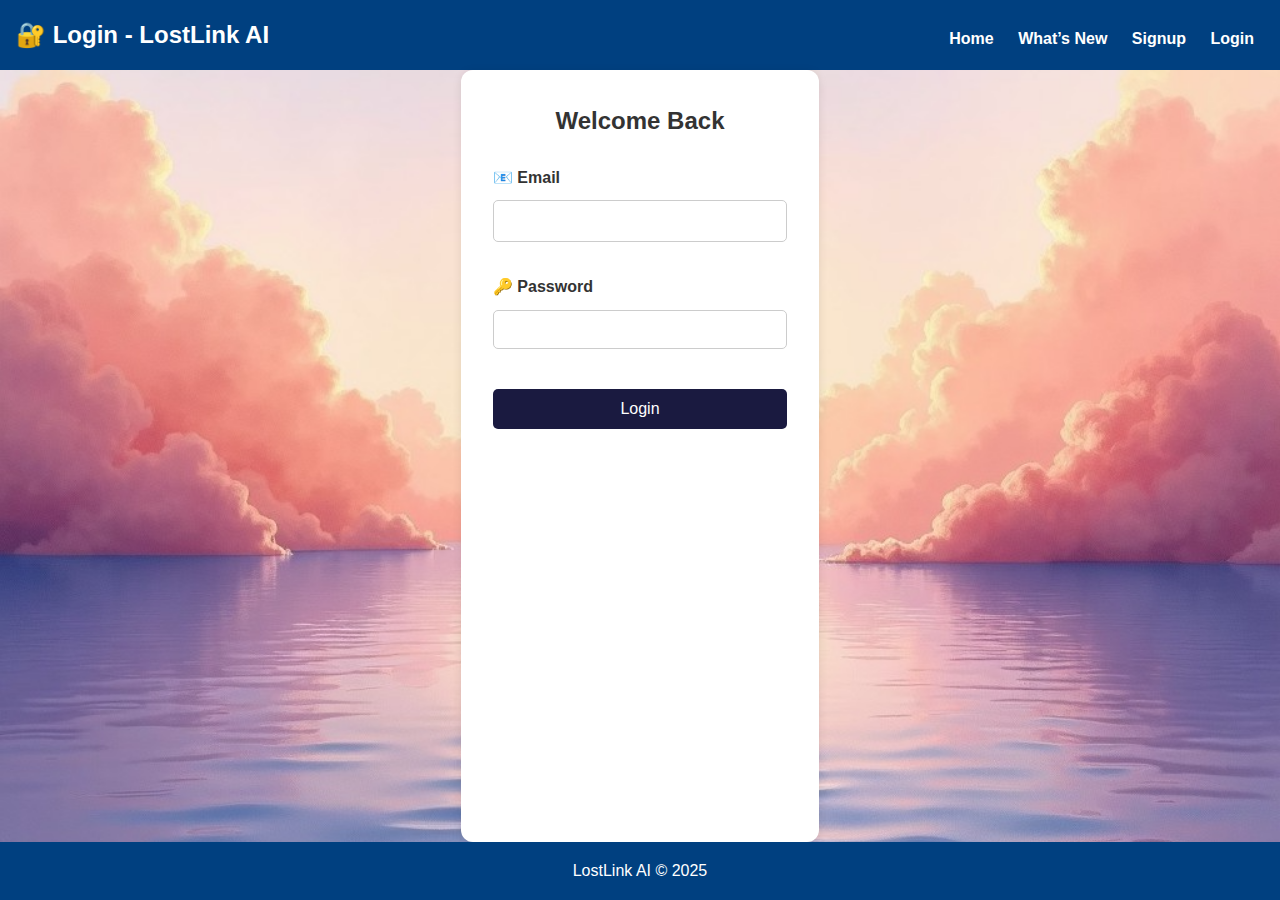
<file: lostlinkreal-main/frontend/dashboard.html>
<!DOCTYPE html>
<html lang="en">
<head>
  <meta charset="UTF-8">
  <title>User Dashboard - LostLink AI</title>
   
  <style>
    body {
      font-family: 'Segoe UI', sans-serif;
      background: #f2f6fc;
      margin: 0;
      padding: 0;
    }
    header {
      background-color: #0047ab;
      color: white;
      padding: 1rem 2rem;
      display: flex;
      justify-content: space-between;
      align-items: center;
    }
    nav a {
      color: white;
      margin-left: 1rem;
      text-decoration: none;
      font-weight: bold;
    }
    h2 {
      text-align: center;
      color: #0047ab;
      margin-top: 2rem;
    }
    .section {
      padding: 1rem 2rem;
    }
    .cards {
      display: flex;
      flex-wrap: wrap;
      justify-content: center;
      gap: 1.5rem;
    }
    .card {
      background: white;
      padding: 1rem;
      border-radius: 8px;
      box-shadow: 0 2px 8px rgba(0,0,0,0.05);
      width: 250px;
    }
    .card h4 {
      margin: 0.5rem 0;
      color: #0047ab;
    }
    .card p {
      font-size: 0.9rem;
      color: #555;
    }
    .card button {
      background-color: #d9534f;
      border: none;
      color: white;
      padding: 0.5rem 1rem;
      border-radius: 5px;
      cursor: pointer;
      margin-top: 0.5rem;
    }
    .card button:hover {
      background-color: #c9302c;
    }
  </style>
  <style>
    body {
      margin: 0;
      padding: 0;
      background: url('img/desk.png') no-repeat center center fixed;
      background-size: cover;
    }
    .name{
        font-size: 1.5rem;
        background-color: antiquewhite;
        padding: 0.5rem;
        align-items: center;
        text-align: center;
        border-radius: 5px;
        color: #b43636;
        margin-bottom: 1rem;
    }
  </style>
</head>
<body>
  <header>
    <div>🔍 LostLink AI</div>
    <nav>
      <a href="index.html">Home</a>
      <a href="report_lost.html">Report Lost</a>
      <a href="report_found.html">Report Found</a>
      <a href="browser.html">Browse Items</a>
      <a href="feedback.html">Feedback</a>
      <a href = "dashboard.html">Dashboard</a>
      <a href="#" onclick="logout()">Logout</a>
    </nav>
  </header>

  <h2>👤 Your Dashboard</h2>

  <section class="section">
    <h3 class="name">📌 Reported Lost Items</h3>
    <div id="lostSection" class="cards"></div>
  </section>

  <section class="section">
    <h3 class="name">📦 Reported Found Items</h3>
    <div id="foundSection" class="cards"></div>
  </section>

  <script>
    const token = localStorage.getItem("token");

    if (!token) {
      alert("🔒 Please login first.");
      window.location.href = "login.html";
    }

    async function fetchDashboard() {
      const res = await fetch("/user/dashboard", {
        headers: {
          Authorization: `Bearer ${token}`
        }
      });

      const data = await res.json();
      renderCards("lostSection", data.lost_reports);
      renderCards("foundSection", data.found_reports);
    }

    function renderCards(containerId, items) {
      const container = document.getElementById(containerId);
      container.innerHTML = "";

      if (!items.length) {
        container.innerHTML = "<p>No items reported yet.</p>";
        return;
      }

      items.forEach(item => {
        const card = document.createElement("div");
        card.className = "card";

        card.innerHTML = `
          <h4>${item.item_name}</h4>
          <p><b>Location:</b> ${item.location}</p>
          <p><b>Date:</b> ${item.date}, ${item.time}</p>
          <p><b>Status:</b> ${item.is_claimed ? "Claimed" : "Unclaimed"}</p>
          <button onclick="deleteItem('${item._id}')">Delete</button>
        `;

        container.appendChild(card);
      });
    }

    async function deleteItem(id) {
      if (!confirm("Are you sure you want to delete this report?")) return;

      await fetch(`/items/${id}`, {
        method: "DELETE",
        headers: {
          Authorization: `Bearer ${token}`
        }
      });
      fetchDashboard();
    }

    function logout() {
      localStorage.removeItem("token");
      alert("🔓 Logged out.");
      window.location.href = "login.html";
    }

    fetchDashboard();
  </script>
</body>
</html>
</file>
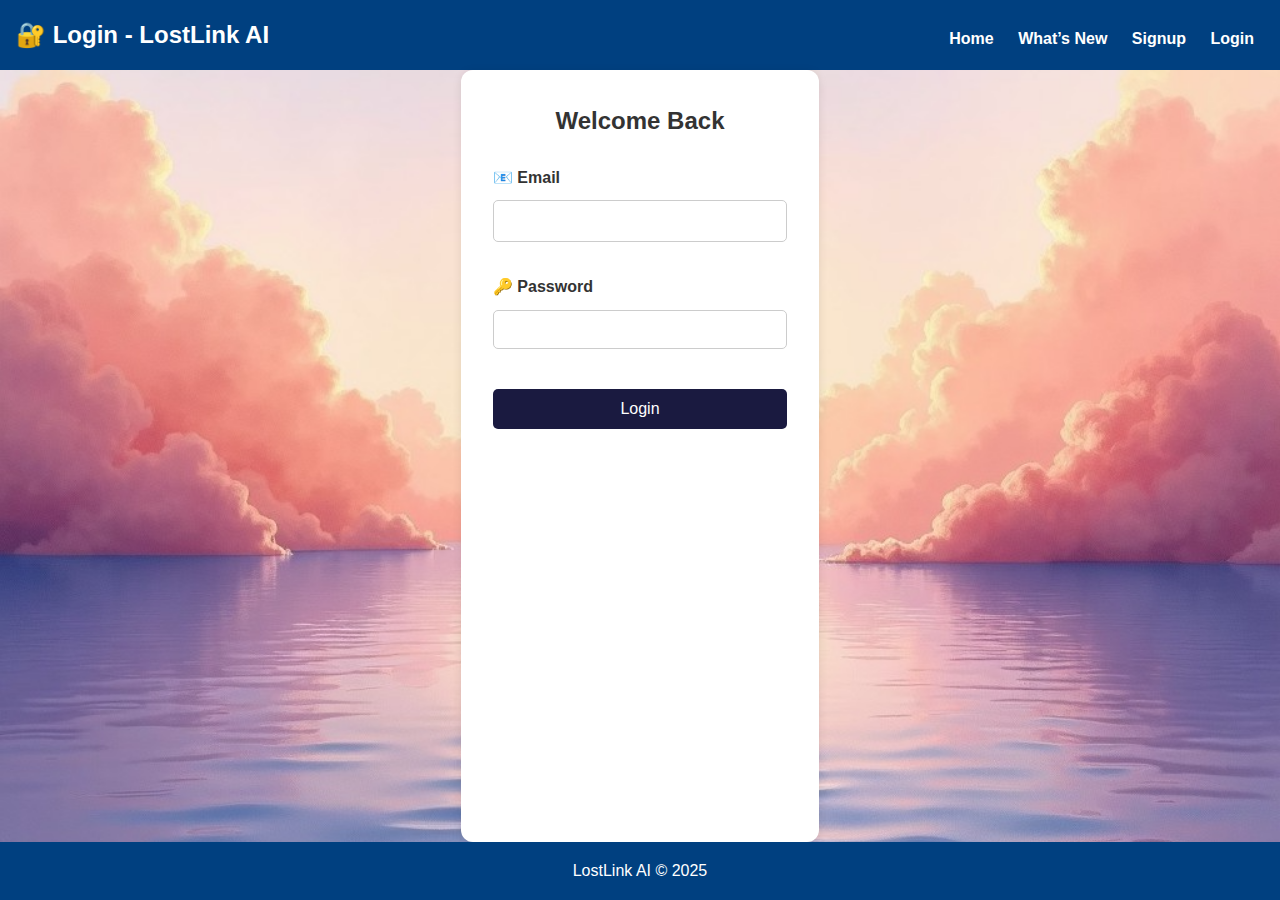
<file: lostlinkreal-main/frontend/login.html>
<!DOCTYPE html>
<html lang="en">
<head>
  <meta charset="UTF-8" />
  <meta name="viewport" content="width=device-width, initial-scale=1.0"/>
  <title>Login - LostLink AI</title>
  <link rel="stylesheet" href="style.css"/>
  <style>
    body {
      margin: 0;
      padding: 0;
      background: url('img/log.png') no-repeat center center fixed;
      background-size: cover;
    }
  </style>
</head>
<body>
  <header>
    <h1>🔐 Login - LostLink AI</h1>
    <nav>
      <a href="index.html">Home</a>
      <a href="whats_new.html">What’s New</a>
      <a href="signup.html">Signup</a>
      <a href="login.html">Login</a> <!-- Add Login link for replacement -->
    </nav>
  </header>

  <main class="centered-form">
    <form id="loginForm">
      <h2>Welcome Back</h2>
      
      <label for="email">📧 Email</label>
      <input type="email" id="email" name="email" required />

      <label for="password">🔑 Password</label>
      <input type="password" id="password" name="password" required />

      <button type="submit">Login</button>

      <p id="loginMessage"></p>
    </form>
  </main>

  <footer>
    <p>LostLink AI © 2025</p>
  </footer>

  <script>
    const form = document.getElementById("loginForm");
    form.onsubmit = async (e) => {
      e.preventDefault();
      const email = form.email.value;
      const password = form.password.value;

      try {
        const res = await fetch("/login", {
          method: "POST",
          headers: { "Content-Type": "application/json" },
          body: JSON.stringify({ email, password })
        });

        const data = await res.json();

        if (res.ok) {
          localStorage.setItem("token", data.access_token);
          document.getElementById("loginMessage").innerText = "✅ Login successful!";
          setTimeout(() => {
            window.location.href = "index.html";
          }, 1000);
        } else {
          document.getElementById("loginMessage").innerText = "❌ " + (data.detail || "Login failed");
        }
      } catch (err) {
        document.getElementById("loginMessage").innerText = "❌ Network error";
      }
    };
  </script>

  <script>
    const nav = document.querySelector("nav");
    const token = localStorage.getItem("token");

    if (token) {
      const logoutLink = document.createElement("a");
      logoutLink.href = "#";
      logoutLink.textContent = "Logout";
      logoutLink.onclick = () => {
        localStorage.removeItem("token");
        alert("🔓 Logged out!");
        window.location.href = "login.html";
      };

      const loginLink = Array.from(nav.children).find(link => link.textContent === "Login");
      if (loginLink) {
        nav.replaceChild(logoutLink, loginLink);
      } else {
        nav.appendChild(logoutLink);
      }
    }
  </script>
</body>
</html>
</file>
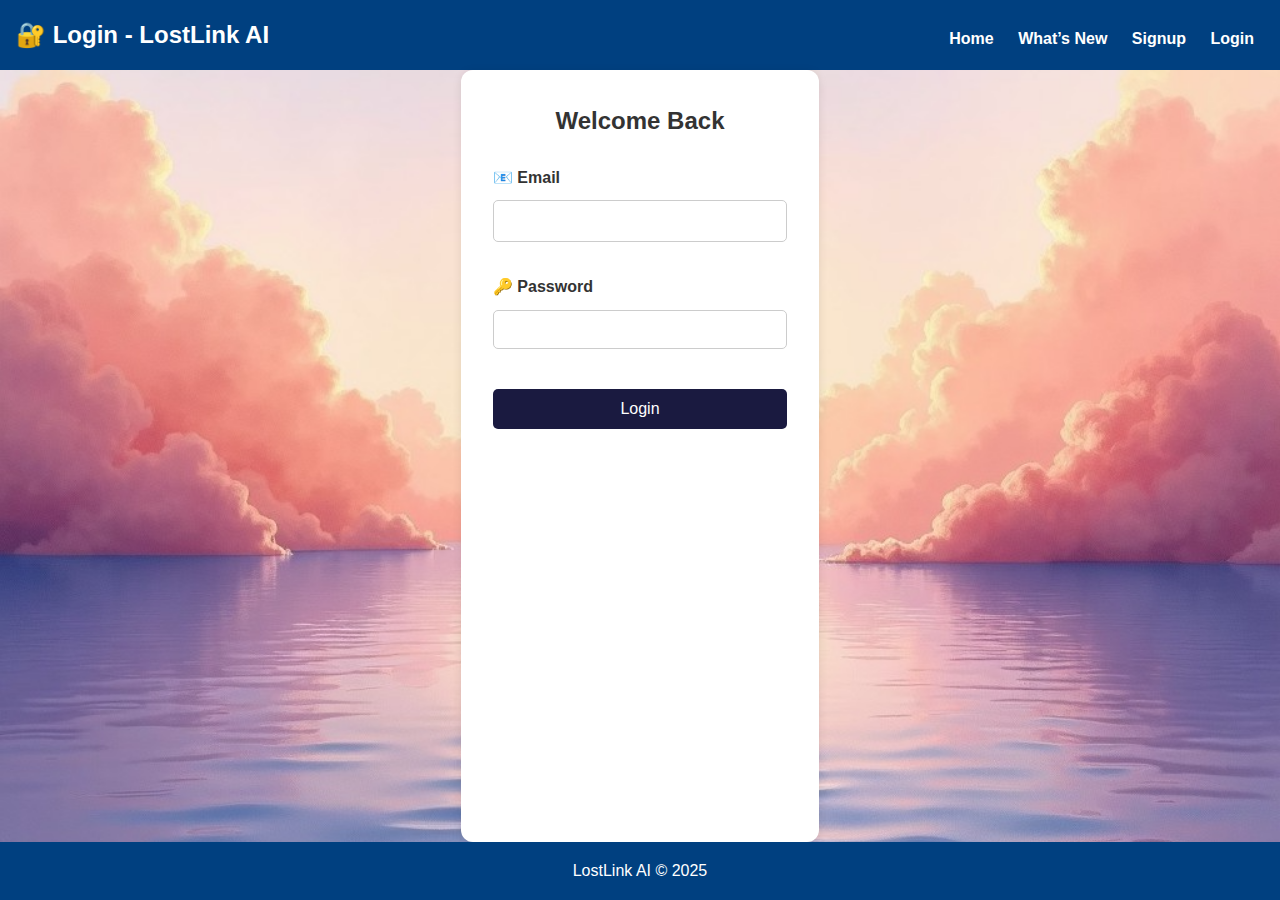
<file: lostlinkreal-main/frontend/report_found.html>
<!DOCTYPE html>
<html lang="en">
<head>
  <meta charset="UTF-8"/>
  <meta name="viewport" content="width=device-width, initial-scale=1.0"/>
  <title>Report Found Item - LostLink AI</title>
  <link rel="stylesheet" href="style.css"/>
</head>
<body>
  <div style="background-image: url('img/found.jpg'); background-size: contain;">

  <header>
    <h1>📢 Report Found Item</h1>
    <nav>
      <<a href="index.html">Home</a>
      <a href="report_lost.html">Report Lost</a>
      <a href="report_found.html">Report Found</a>
      <a href="browser.html">Browse Items</a>
      <a href="feedback.html">Feedback</a>
      <a href = "dashboard.html">Dashboard</a>
      
    </nav>
  </header>

  <main class="centered-form">
    
    <form id="reportForm" enctype="multipart/form-data">
      <label for="item_name">Item Name</label>
      <input type="text" id="item_name" name="item_name" required />

      <label for="description">Description</label>
      <textarea id="description" name="description" required></textarea>

      <label for="date">Date Found</label>
      <input type="date" id="date" name="date"required  />

      <label for="time">Time Found</label>
      <input type="time" id="time" name="time"required  />

      <label for="location">Location</label>
      <input type="text" id="location" name="location" required  />

      <label for="contact_info">Your Email or Phone Number [Email better]</label>
      <input type="text" id="contact_info" name="contact_info"  required/>

      <label for="image">Upload Image</label>
      <input type="file" id="image" name="image" accept="image/*" required />

      <label>To Mark as High Priority Click the checkbox below 👇 </label>
      <input type="checkbox" name="priority" /> 

      <button type="submit">Submit Found Item</button>
      <p id="responseMsg"></p>
    </form>
    
  </main>

  <footer>
    <p>LostLink AI © 2025</p>
  </footer>

 <script>
  window.onload = () => {
    const token = localStorage.getItem("token");

    if (!token) {
      alert("🔒 Please log in first.");
      window.location.href = "login.html";
      return;
    }

    const form = document.getElementById("reportForm");
    const msg = document.getElementById("responseMsg");

    const nav = document.querySelector("nav");
    const logoutLink = document.createElement("a");
    logoutLink.href = "#";
    logoutLink.textContent = "Logout";
    logoutLink.onclick = () => {
      localStorage.removeItem("token");
      alert("🔓 Logged out!");
      window.location.href = "home.html";
    };

    const loginLink = Array.from(nav.children).find(link => link.textContent === "Login");
    if (loginLink) nav.replaceChild(logoutLink, loginLink);
    else nav.appendChild(logoutLink);

    form.addEventListener("submit", async (e) => {
      e.preventDefault();

      const formData = new FormData(form);
      const res = await fetch("/report_found", {
        method: "POST",
        headers: {
          Authorization: "Bearer " + token
        },
        body: formData
      });

      const data = await res.json().catch(() => ({}));

      if (res.ok) {
        msg.textContent = "✅ Submitted! You’ll get an email if a match is found.";
        msg.style.color = "green";
        form.reset();
      } else {
        msg.textContent = "❌ " + (data.detail || "Submission failed.");
        msg.style.color = "red";
      }

      msg.scrollIntoView({ behavior: "smooth" });
      setTimeout(() => (msg.textContent = ""), 6000);
    });
  };
</script>

  </div>
</body>
</html>
</file>
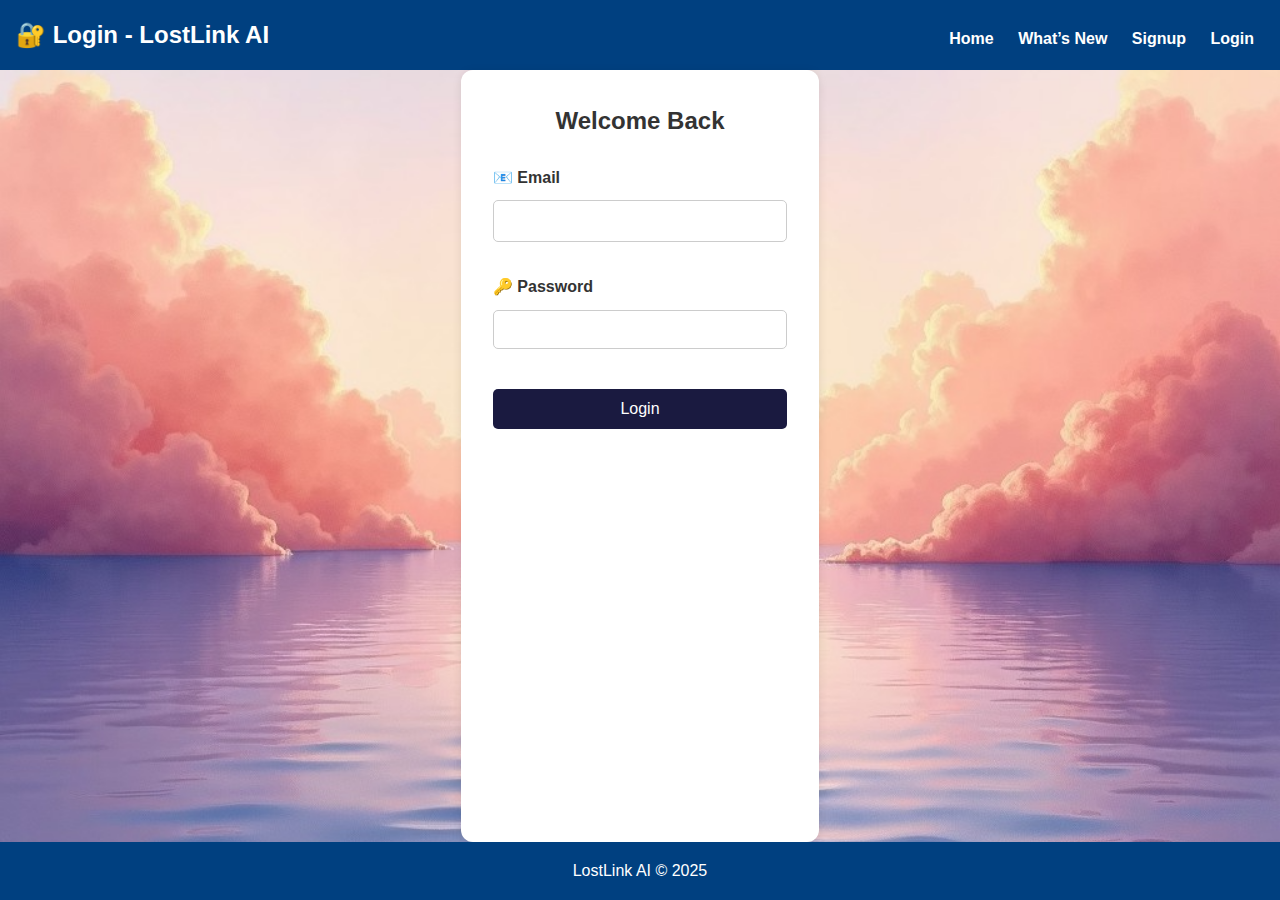
<file: lostlinkreal-main/frontend/report_lost.html>
<!DOCTYPE html>
<html lang="en">
<head>
  <meta charset="UTF-8"/>
  <meta name="viewport" content="width=device-width, initial-scale=1.0"/>
  <title>Report Lost Item - LostLink AI</title>
  <link rel="stylesheet" href="style.css"/>
</head>
<body>

  <!-- ✅ background image applied to a wrapper div -->
  <div style="background-image: url('img/report.jpg'); background-size: cover;">

    <header>
      <h1>📢 Report Lost Item</h1>
      <nav>
        <a href="index.html">Home</a>
      <a href="report_lost.html">Report Lost</a>
      <a href="report_found.html">Report Found</a>
      <a href="browser.html">Browse Items</a>
      <a href="feedback.html">Feedback</a>
      <a href = "dashboard.html">Dashboard</a>
      </nav>
    </header>

    <main class="centered-form">
      <form id="reportForm" enctype="multipart/form-data">
        <label for="item_name">Item Name</label>
        <input type="text" id="item_name" name="item_name" required />

        <label for="description">Description</label>
        <textarea id="description" name="description" required></textarea>

        <label for="date">Date Lost</label>
        <input type="date" id="date" name="date" required />

        <label for="time">Time Lost</label>
        <input type="time" id="time" name="time" required />

        <label for="location">Location</label>
        <input type="text" id="location" name="location" required />

        <label for="contact_info">Your Email or Phone Number</label>
        <input type="text" id="contact_info" name="contact_info" required />

        <label for="image">Upload Image</label>
        <input type="file" id="image" name="image" accept="image/*" required />

        <label><input type="checkbox" name="priority" /> To Mark as High Priority Click the checkbox above 👆</label>
        <label><input type="checkbox" name="wants_call" /> To get a call if a match is found click the box above and enter only your Phone Number along with country code [Format:+91xxxxxxxxxx]</label>
        <label><input type="checkbox" name="generate_qr"> Generate QR Code Page</label>
        <button type="submit">Submit Lost Item</button>
        <p id="responseMsg"></p>
      </form>
    </main>

    <footer>
      <p>LostLink AI © 2025</p>
    </footer>

  </div>

  <!-- ✅ JavaScript placed before </body> -->
<script>
  async function checkLimitAndSubmit(event) {
    event.preventDefault(); // Prevent actual form submission

    const token = localStorage.getItem("token");
    const msg = document.getElementById("responseMsg");
    const form = document.getElementById("reportForm");

    // Check submit limit
    const limitCheck = await fetch("/can_submit", {

      headers: { Authorization: `Bearer ${token}` }
    });

    const limitData = await limitCheck.json();
    if (!limitData.can_submit) {
      alert(limitData.message);
      return;
    }

    const formData = new FormData(form);

    try {
      const response = await fetch("/report_lost", {

        method: "POST",
        headers: { Authorization: "Bearer " + token },
        body: formData
      });

      const data = await response.json();

      if (response.ok) {
        msg.textContent = data.message || "✅ Submitted successfully!";
        msg.className = "success";

        if (data.wants_call) {
          alert("📞 This feature requires a small payment. Admin will review your request.");
        }

        if (form.querySelector("input[name='generate_qr']").checked && data.item_id) {
          const qrLink = `/qr/${data.item_id}`;
          const qrBtn = document.createElement("a");
          qrBtn.href = qrLink;
          qrBtn.target = "_blank";
          qrBtn.innerText = "📎 View QR Code Page";
          qrBtn.style.display = "block";
          form.after(qrBtn);
        }

        form.reset();
      } else {
        msg.textContent = "❌ " + (data.detail || "Failed to submit.");
        msg.className = "error";
      }
    } catch (error) {
      msg.textContent = "❌ Network error.";
      msg.className = "error";
    }

    msg.scrollIntoView({ behavior: "smooth" });
    setTimeout(() => {
      msg.textContent = "";
      msg.className = "";
    }, 10000);
  }

  window.onload = () => {
    const token = localStorage.getItem("token");

    if (!token) {
      alert("🔒 Please log in first.");
      window.location.href = "login.html";
      return;
    }

    const nav = document.querySelector("nav");
    const logoutLink = document.createElement("a");
    logoutLink.href = "#";
    logoutLink.textContent = "Logout";
    logoutLink.onclick = () => {
      localStorage.removeItem("token");
      alert("🔓 Logged out!");
      window.location.href = "home.html";
    };

    const loginLink = Array.from(nav.children).find(link => link.textContent === "Login");
    if (loginLink) nav.replaceChild(logoutLink, loginLink);
    else nav.appendChild(logoutLink);

    // ✅ Attach submission listener once DOM is ready
    const form = document.getElementById("reportForm");
    form.addEventListener("submit", checkLimitAndSubmit);
  };
</script>
</body>
</html>
</file>
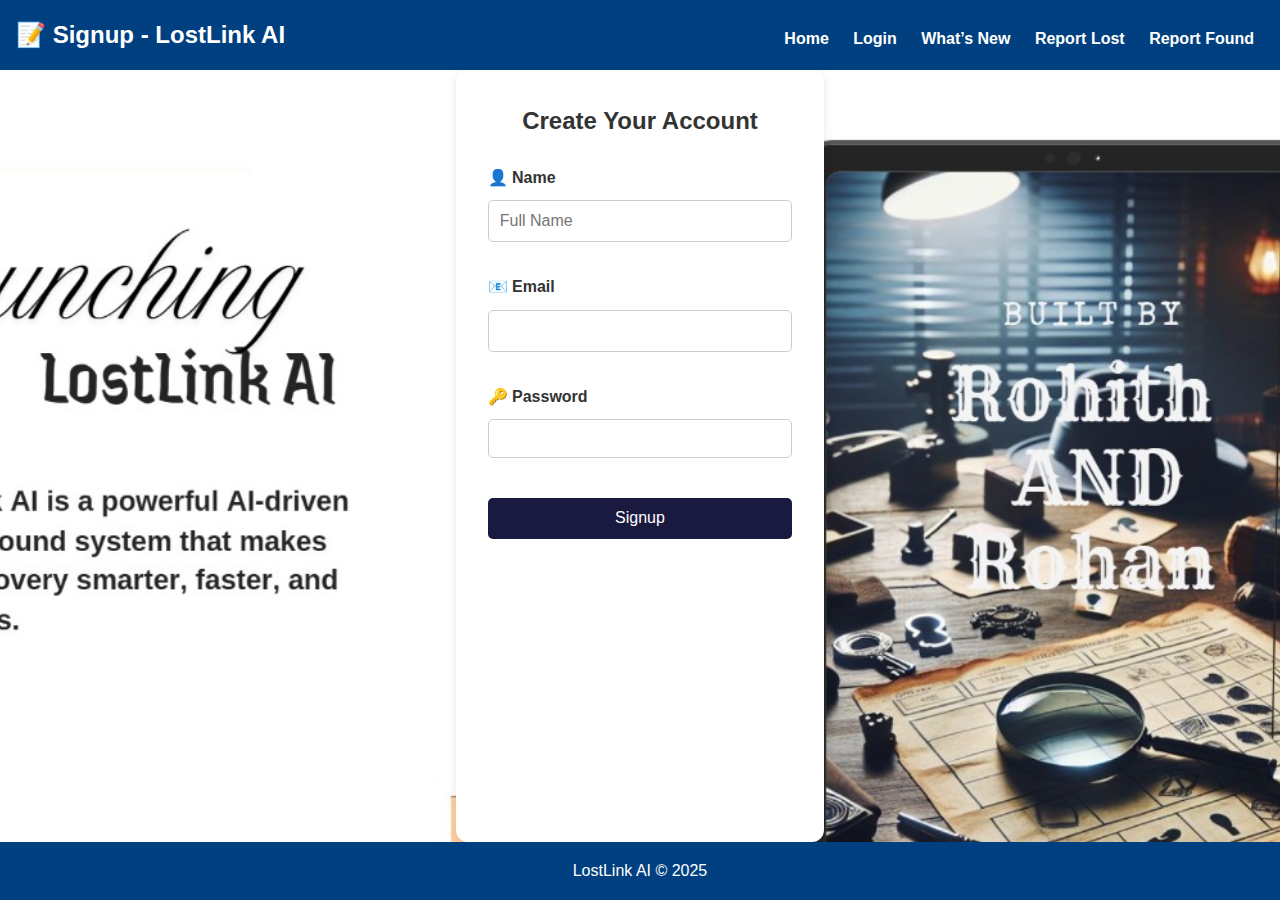
<file: lostlinkreal-main/frontend/signup.html>
<!DOCTYPE html>
<html lang="en">
<head>
  <meta charset="UTF-8"/>
  <meta name="viewport" content="width=device-width, initial-scale=1.0"/>
  <title>Signup - LostLink AI</title>
  <link rel="stylesheet" href="style.css"/>
</head>
<style>
    body {
      margin: 0;
      padding: 0;
      background: url('img/signup.jpg') no-repeat center center fixed;
      background-size: cover;
    }
  </style>
<body>
  <header>
    <h1>📝 Signup - LostLink AI</h1>
    <nav>
      <a href="index.html">Home</a>
      <a href="login.html">Login</a>
      <a href="whats_new.html">What’s New</a>
      <a href="report_lost.html">Report Lost</a>
      <a href="report_found.html">Report Found</a>
    </nav>
  </header>

  <main class="centered-form">
    <form id="signupForm">
      <h2>Create Your Account</h2>
      <label for="username">👤 Name</label>
      <input type="text" name="name" placeholder="Full Name" required />
      <label for="email">📧 Email</label>
      <input type="email" id="email" name="email" required />

      <label for="password">🔑 Password</label>
      <input type="password" id="password" name="password" required />

      <button type="submit">Signup</button>

      <p id="signupMessage"></p>
    </form>
  </main>

  <footer>
    <p>LostLink AI © 2025</p>
  </footer>

  <script>
    const form = document.getElementById("signupForm");
    form.onsubmit = async (e) => {
      e.preventDefault();
      const email = form.email.value;
      const password = form.password.value;

      const res = await fetch("/signup", {
        method: "POST",
        headers: { "Content-Type": "application/json" },
        body: JSON.stringify({ email, password })
      });

      const data = await res.json();

      if (res.ok) {
        document.getElementById("signupMessage").innerText = "✅ Signup successful!";
        setTimeout(() => {
          window.location.href = "login.html";
        }, 1000);
      } else {
        document.getElementById("signupMessage").innerText = "❌ " + (data.detail || "Signup failed");
      }
    };
    localStorage.setItem("token", data.access_token);

  </script>
  <script>
  const nav = document.querySelector("nav");

  const token = localStorage.getItem("token");

  if (token) {
    // Replace Login with Logout
    const logoutLink = document.createElement("a");
    logoutLink.href = "#";
    logoutLink.textContent = "Logout";
    logoutLink.onclick = () => {
      localStorage.removeItem("token");
      alert("🔓 Logged out!");
      window.location.href = "home.html"; // or login.html if you prefer
    };

    const loginLink = Array.from(nav.children).find(link => link.textContent === "Login");
    if (loginLink) {
      nav.replaceChild(logoutLink, loginLink);
    } else {
      nav.appendChild(logoutLink);
    }
  }
</script>

</body>
</html>
</file>
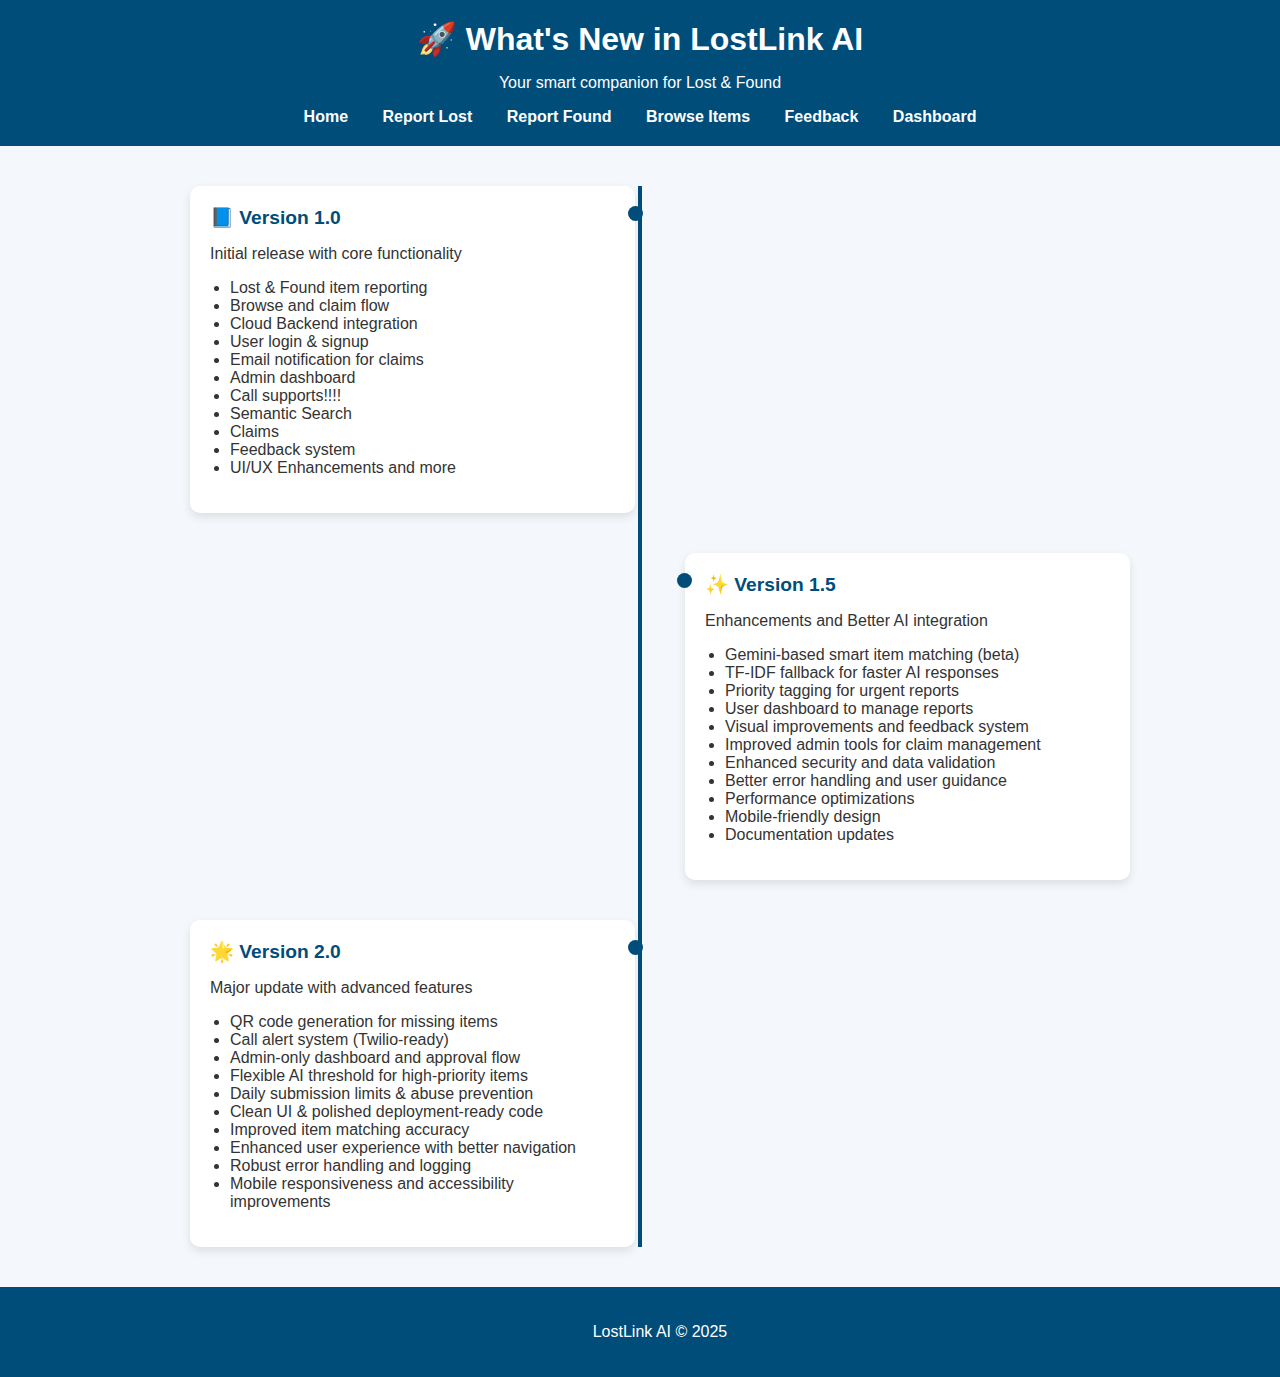
<file: lostlinkreal-main/frontend/whats_new.html>
<!DOCTYPE html>
<html lang="en">
<head>
  <meta charset="UTF-8" />
  <meta name="viewport" content="width=device-width, initial-scale=1.0"/>
  <title>What's New – LostLink AI</title>
  <style>
    body {
      font-family: 'Segoe UI', sans-serif;
      background-color: #f4f8fc;
      margin: 0;
      padding: 0;
      color: #333;
    }
    header {
      background-color: #004d7a;
      color: white;
      padding: 20px;
      text-align: center;
    }
    h1 {
      margin: 0;
      font-size: 2em;
    }
    .timeline {
      max-width: 900px;
      margin: 40px auto;
      position: relative;
      padding: 0 20px;
    }
    .timeline::before {
      content: '';
      position: absolute;
      left: 50%;
      top: 0;
      bottom: 0;
      width: 4px;
      background: #004d7a;
      transform: translateX(-50%);
    }
    .event {
      background: white;
      border-radius: 10px;
      padding: 20px;
      margin: 40px 0;
      width: 45%;
      position: relative;
      box-shadow: 0 4px 10px rgba(0, 0, 0, 0.1);
    }
    .event.left {
      left: 0;
    }
    .event.right {
      left: 55%;
    }
    .event::after {
      content: '';
      position: absolute;
      top: 20px;
      width: 15px;
      height: 15px;
      background: #004d7a;
      border-radius: 50%;
      z-index: 1;
    }
    .event.left::after {
      right: -8px;
    }
    .event.right::after {
      left: -8px;
    }
    .version {
      font-size: 1.2em;
      color: #004d7a;
      font-weight: bold;
    }
    ul {
      padding-left: 20px;
    }
    @media (max-width: 768px) {
      .timeline::before {
        left: 8px;
      }
      .event {
        width: 100%;
        left: 0 !important;
        margin-left: 30px;
      }
      .event::after {
        left: -30px !important;
      }
    }
  </style>
  <style>
    header nav {
      margin-top: 10px;
    }
    header nav a {
      color: white;
      margin: 0 15px;
      text-decoration: none;
      font-weight: bold;
    }
    header nav a:hover {
      text-decoration: underline;
    }
    footer {
      text-align: center;
      padding: 20px;
      background-color: #004d7a;
      color: white;
      position: relative;
      bottom: 0;
      width: 100%;
    }
    </style>
      
</head>
<body>

  <header>
    <h1>🚀 What's New in LostLink AI</h1>
    <p>Your smart companion for Lost & Found</p>
    
      <nav>
        <a href="index.html">Home</a>
      <a href="report_lost.html">Report Lost</a>
      <a href="report_found.html">Report Found</a>
      <a href="browser.html">Browse Items</a>
      <a href="feedback.html">Feedback</a>
      <a href = "dashboard.html">Dashboard</a>
      </nav>
  </header>

  <section class="timeline">

    <div class="event left">
      <div class="version">📘 Version 1.0</div>
      <p>Initial release with core functionality</p>
      <ul>
        <li>Lost & Found item reporting</li>
        <li>Browse and claim flow</li>
        <li>Cloud Backend integration</li>
        <li>User login & signup</li>
        <li>Email notification for claims</li>
        <li>Admin dashboard</li>
        <li>Call supports!!!!</li>
        <li>Semantic Search</li>
        <li>Claims</li>
        <li>Feedback system</li>
        <li>UI/UX Enhancements and more</li>
      </ul>
    </div>

    <div class="event right">
      <div class="version">✨ Version 1.5</div>
      <p>Enhancements and Better AI integration</p>
      <ul>
        <li>Gemini-based smart item matching (beta)</li>
        <li>TF-IDF fallback for faster AI responses</li>
        <li>Priority tagging for urgent reports</li>
        <li>User dashboard to manage reports</li>
        <li>Visual improvements and feedback system</li>
        <li>Improved admin tools for claim management</li>
        <li>Enhanced security and data validation</li> 
        <li>Better error handling and user guidance</li>
        <li>Performance optimizations</li>
        <li>Mobile-friendly design</li>
        <li>Documentation updates</li> 
      </ul>
    </div>

    <div class="event left">
      <div class="version">🌟 Version 2.0</div>
      <p>Major update with advanced features</p>
      <ul>
        <li>QR code generation for missing items</li>
        <li>Call alert system (Twilio-ready)</li>
        <li>Admin-only dashboard and approval flow</li>
        <li>Flexible AI threshold for high-priority items</li>
        <li>Daily submission limits & abuse prevention</li>
        <li>Clean UI & polished deployment-ready code</li>
        <li>Improved item matching accuracy</li>
        <li>Enhanced user experience with better navigation</li>    
        <li>Robust error handling and logging</li>
        <li>Mobile responsiveness and accessibility improvements</li>   
      </ul>
    </div>
  </section>
    <footer>
        <p>LostLink AI © 2025</p>
    </footer>
</body>
</html>
</file>
<file: lostlinkreal-main/frontend/style.css>
.centered-form {
  max-width: 400px;
  margin: 2rem auto;
  padding: 2rem;
  background: white;
  border-radius: 10px;
  box-shadow: 0 0 10px rgba(0,0,0,0.1);
}

.centered-form h2 {
  text-align: center;
  margin-bottom: 1.5rem;
}

.centered-form label {
  display: block;
  margin-top: 1rem;
}

.centered-form input {
  width: 100%;
  padding: 0.6rem;
  margin-top: 0.4rem;
  border-radius: 5px;
  border: 1px solid #ccc;
}

.centered-form button {
  width: 100%;
  padding: 0.7rem;
  margin-top: 1.5rem;
  background-color: #1a1a40;
  color: white;
  border: none;
  border-radius: 5px;
  cursor: pointer;
}

.centered-form button:hover {
  background-color: #333366;
}

#loginMessage {
  margin-top: 1rem;
  text-align: center;
  color: green;
}
.hero {
  text-align: center;
  padding: 2rem;
  background: #f9f9ff;
  border-radius: 20px;
  margin: 2rem;
}

.hero h2 {
  font-size: 2rem;
}

.hero p {
  font-size: 1.1rem;
  margin-bottom: 1rem;
}

.cta-button {
  display: inline-block;
  margin: 0.5rem;
  padding: 0.7rem 1.5rem;
  background-color: #1a1a40;
  color: white;
  border: none;
  border-radius: 8px;
  text-decoration: none;
  font-weight: bold;
}

.cta-button.ghost {
  background-color: transparent;
  border: 2px solid #1a1a40;
  color: #1a1a40;
}

.stat-grid {
  display: flex;
  justify-content: center;
  gap: 2rem;
  padding: 1.5rem 0;
}

.stat {
  text-align: center;
  background: #fff;
  padding: 1rem;
  border-radius: 12px;
  box-shadow: 0 0 10px rgba(0,0,0,0.05);
}
/* Reset some base styling */
* {
  margin: 0;
  padding: 0;
  box-sizing: border-box;
  font-family: "Segoe UI", Tahoma, Geneva, Verdana, sans-serif;
}

body {
  background: #f4f9ff;
  color: #333;
  line-height: 1.6;
  min-height: 100vh;
  display: flex;
  flex-direction: column;
}

header {
  background: #0077cc;
  color: #fff;
  padding: 1rem 2rem;
  display: flex;
  justify-content: space-between;
  align-items: center;
}

header h1 {
  font-size: 1.5rem;
}

nav a {
  color: #fff;
  margin-left: 1rem;
  text-decoration: none;
  font-weight: bold;
}

nav a:hover {
  text-decoration: underline;
}

main {
  flex: 1;
  padding: 2rem;
}

footer {
  text-align: center;
  padding: 1rem;
  background: #e1ecf4;
  margin-top: auto;
}

.centered-form {
  max-width: 600px;
  margin: auto;
  background: white;
  padding: 2rem;
  border-radius: 10px;
  box-shadow: 0 4px 12px rgba(0,0,0,0.1);
}

form label {
  display: block;
  margin: 1rem 0 0.5rem;
  font-weight: bold;
}

form input[type="text"],
form input[type="email"],
form input[type="date"],
form input[type="time"],
form input[type="file"],
form textarea {
  width: 100%;
  padding: 0.7rem;
  border: 1px solid #ccc;
  border-radius: 5px;
  font-size: 1rem;
}

form textarea {
  resize: vertical;
}

form button {
  margin-top: 1.5rem;
  background: #0077cc;
  color: white;
  padding: 0.8rem 1.5rem;
  border: none;
  border-radius: 5px;
  font-size: 1rem;
  cursor: pointer;
}

form button:hover {
  background: #005fa3;
}

#responseMsg, #feedbackMsg {
  margin-top: 1rem;
  font-weight: bold;
}

body {
  font-family: Arial, sans-serif;
  margin: 0;
  padding: 0;
  background: #f7f9fb;
  color: #333;
}

header, footer {
  background-color: #004080;
  color: white;
  padding: 1rem;
  text-align: center;
}

header h1, footer p {
  margin: 0;
}

nav {
  margin-top: 0.5rem;
}

nav a {
  color: white;
  text-decoration: none;
  margin: 0 10px;
  font-weight: bold;
}

main {
  padding: 2rem;
}

.grid {
  display: grid;
  grid-template-columns: repeat(auto-fill, minmax(280px, 1fr));
  gap: 1.5rem;
}

.card {
  background: white;
  border: 1px solid #ddd;
  border-radius: 12px;
  box-shadow: 0 2px 8px rgba(0, 0, 0, 0.05);
  padding: 1rem;
  text-align: center;
}

.card img {
  width: 100%;
  height: 200px;
  object-fit: cover;
  border-radius: 8px;
}

.card h3 {
  margin: 0.8rem 0 0.3rem;
}

.card p {
  margin: 0.3rem 0;
}

.card button {
  background: #004080;
  color: white;
  border: none;
  padding: 0.5rem 1rem;
  border-radius: 8px;
  cursor: pointer;
  margin-top: 0.5rem;
}

.card button:hover {
  background: #0066cc;
}

.badge {
  background: #ff5722;
  color: white;
  padding: 0.2rem 0.5rem;
  border-radius: 5px;
  font-size: 0.8rem;
  margin-left: 5px;
}

.centered-form {
  max-width: 500px;
  margin: auto;
  background: white;
  padding: 2rem;
  border-radius: 12px;
  box-shadow: 0 2px 10px rgba(0, 0, 0, 0.1);
}

form label {
  display: block;
  margin-bottom: 0.2rem;
  font-weight: bold;
}

form input,
form textarea,
form select {
  width: 100%;
  padding: 0.6rem;
  margin-bottom: 1rem;
  border: 1px solid #ccc;
  border-radius: 6px;
  font-size: 1rem;
}

form button {
  background: #004080;
  color: white;
  border: none;
  padding: 0.7rem 1.2rem;
  border-radius: 8px;
  font-size: 1rem;
  cursor: pointer;
}

form button:hover {
  background: #0066cc;
}

#responseMsg {
  margin-top: 0.5rem;
  font-weight: bold;
}
.card {
  border: 1px solid #ccc;
  border-radius: 12px;
  padding: 16px;
  margin: 16px;
  box-shadow: 2px 2px 10px rgba(0,0,0,0.1);
  max-width: 300px;
  display: inline-block;
  vertical-align: top;
  background: white;
}
.card img {
  max-width: 100%;
  border-radius: 8px;
}
.badge {
  background-color: orange;
  color: white;
  padding: 2px 6px;
  border-radius: 4px;
  font-size: 0.8em;
}
.stats {
  padding: 2rem 1rem;
  background-color: #f4f8ff;
}
.stats-grid {
  display: grid;
  grid-template-columns: repeat(auto-fit, minmax(160px, 1fr));
  gap: 1.5rem;
  padding: 1rem;
  max-width: 800px;
  margin: auto;
}
.stat-card {
  border-radius: 12px;
  padding: 1.5rem;
  text-align: center;
  background: #fff;
  box-shadow: 0 4px 10px rgba(0,0,0,0.05);
}
.stat-card h2 {
  font-size: 2.2rem;
  margin: 0.3em 0;
}
.stat-card p {
  font-size: 1rem;
  color: #666;
}
.total { border-top: 4px solid #2196F3; }
.found { border-top: 4px solid #4CAF50; }
.lost { border-top: 4px solid #F44336; }


#responseMsg {
  text-align: center;
  padding: 0.75rem 1rem;
  border-radius: 6px;
  font-size: 1rem;
  margin-top: 1rem;
  transition: all 0.3s ease;
}

#responseMsg.success {
  background-color: #d4edda;
  color: #155724;
  border: 1px solid #c3e6cb;
}

#responseMsg.error {
  background-color: #f8d7da;
  color: #721c24;
  border: 1px solid #f5c6cb;
}
.success {
  color: green;
  font-weight: bold;
}

.error {
  color: red;
  font-weight: bold;
}
</file>
